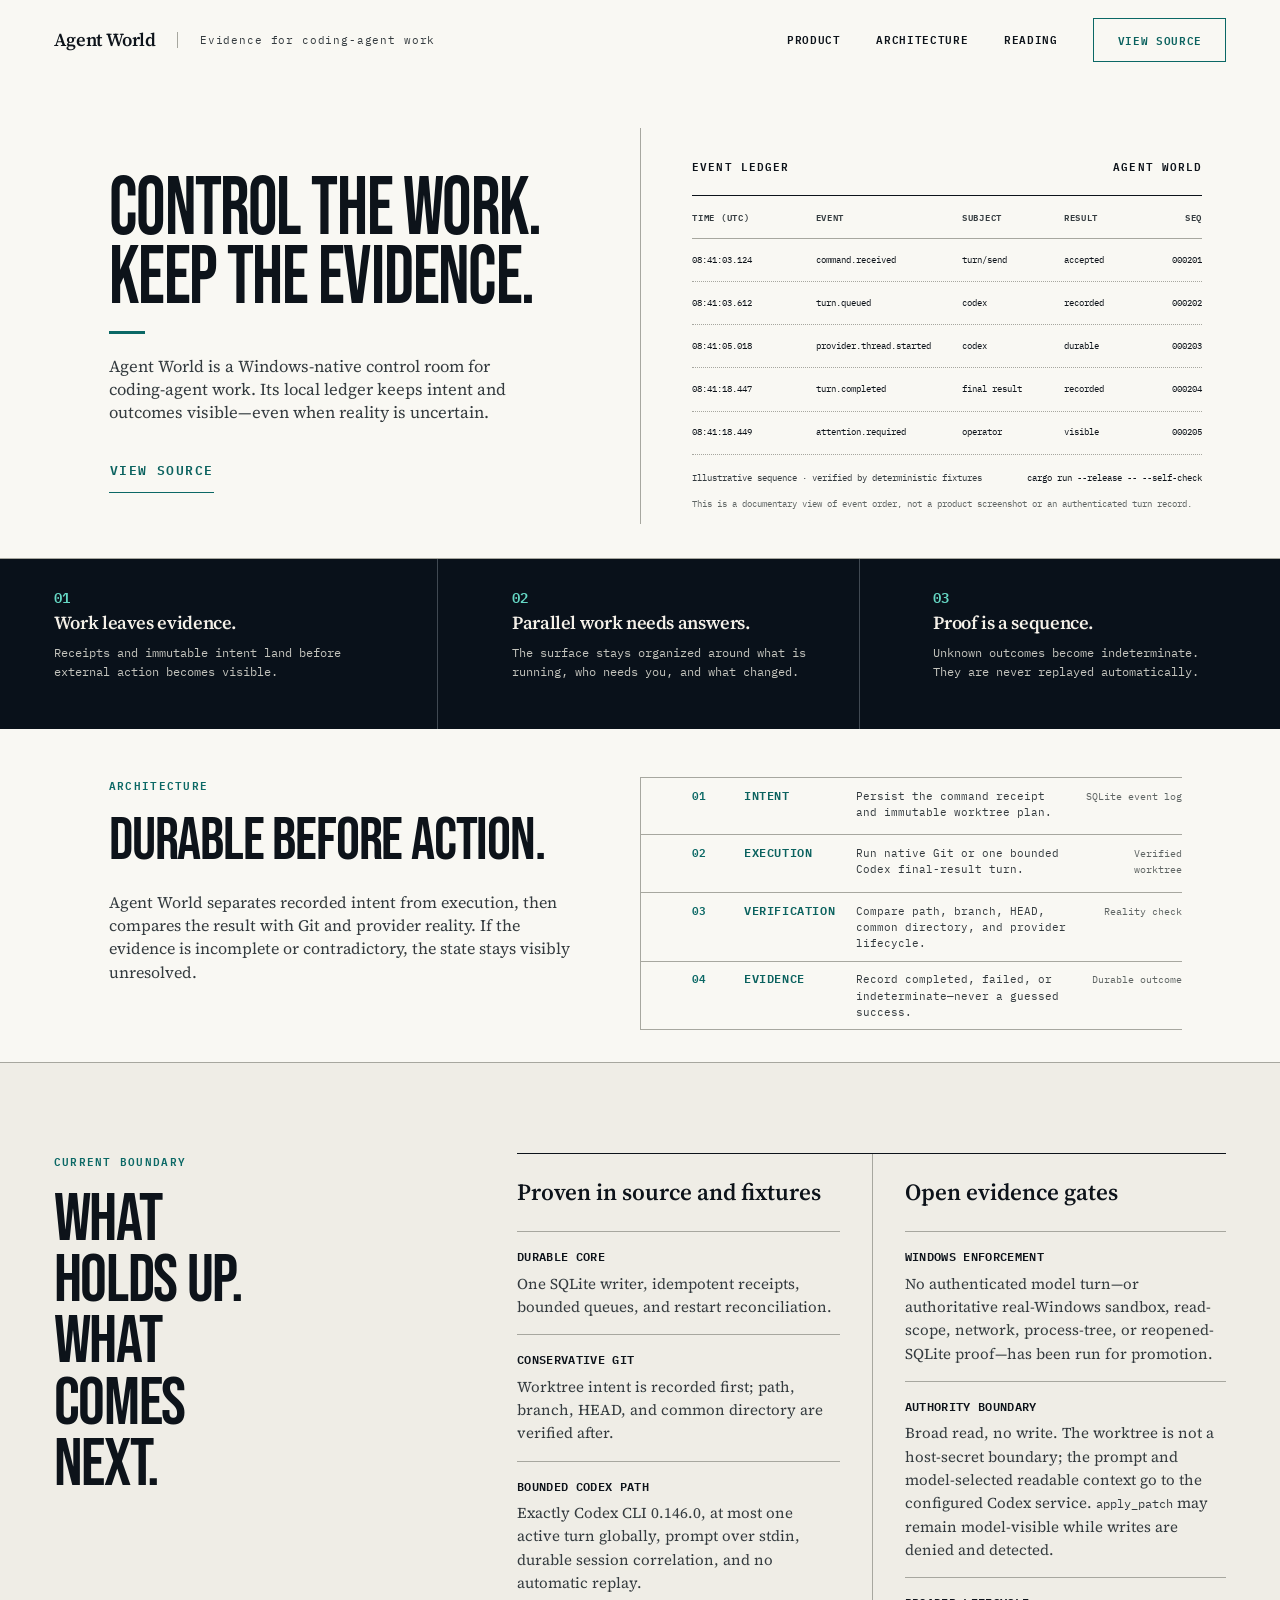
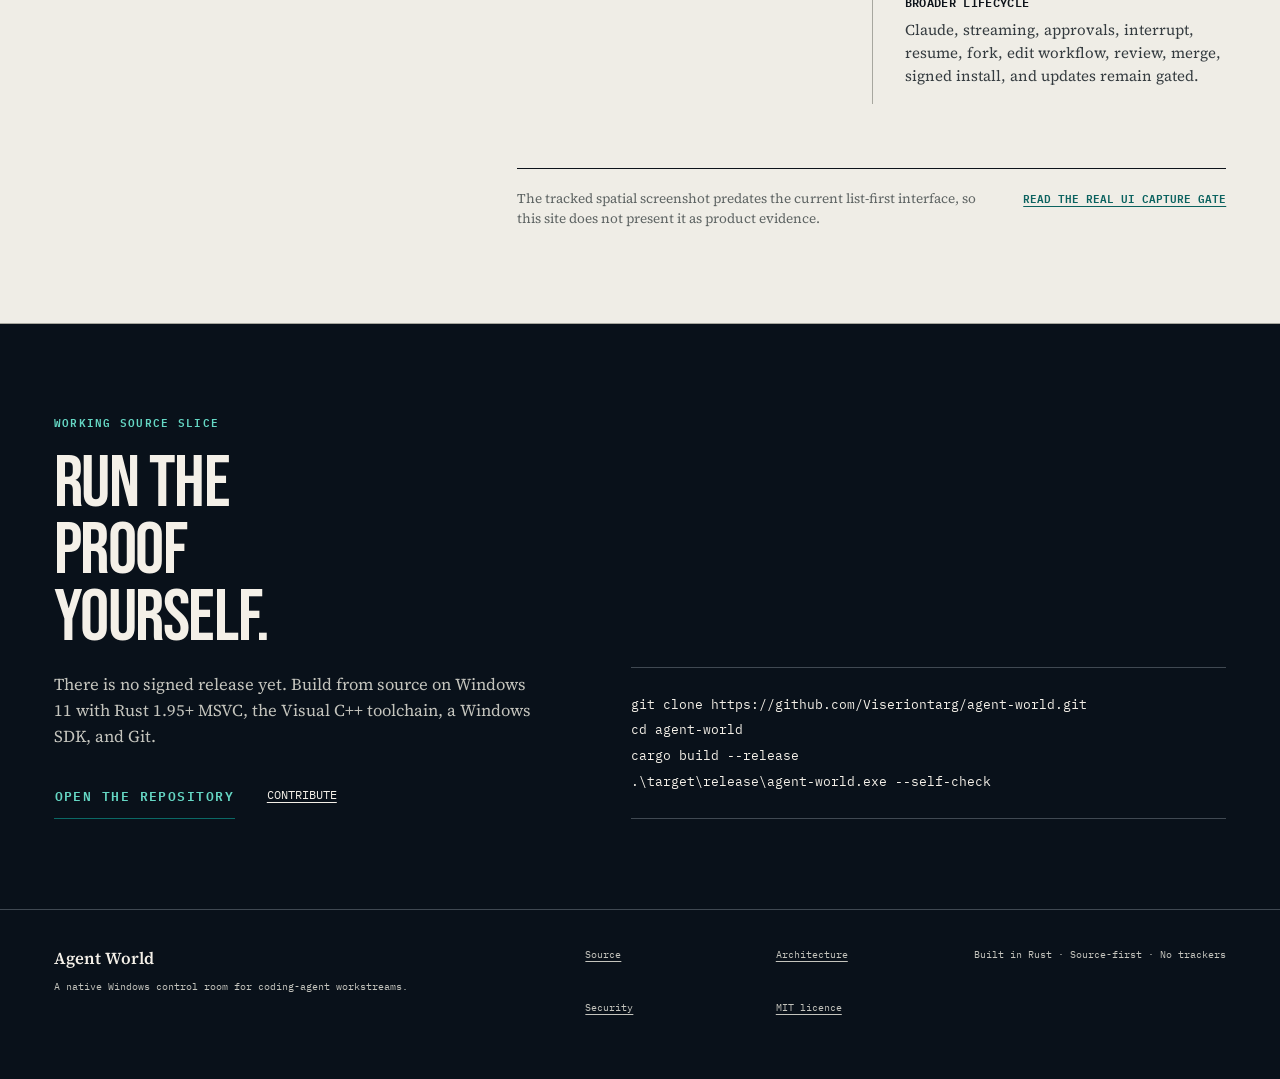
<file: website/index.html>
<!doctype html>
<html lang="en">
<head>
  <meta charset="utf-8">
  <meta name="viewport" content="width=device-width, initial-scale=1">
  <meta name="color-scheme" content="light">
  <meta name="theme-color" content="#f9f8f3">
  <meta name="description" content="Agent World is a native Windows control room for coding-agent workstreams, built around durable events, conservative Git worktrees, and proof before promises.">

  <title>Agent World — Control the work. Keep the evidence.</title>
  <link rel="canonical" href="https://viseriontarg.github.io/agent-world/">
  <link rel="icon" href="./assets/favicon.svg" type="image/svg+xml">
  <link rel="manifest" href="./site.webmanifest">
  <link rel="preload" href="./assets/fonts/bebas-neue-latin.woff2" as="font" type="font/woff2" crossorigin>
  <link rel="preload" href="./assets/fonts/source-serif-4-latin.woff2" as="font" type="font/woff2" crossorigin>
  <link rel="stylesheet" href="./styles.css">

  <meta property="og:type" content="website">
  <meta property="og:site_name" content="Agent World">
  <meta property="og:title" content="Agent World — Control the work. Keep the evidence.">
  <meta property="og:description" content="A native Windows control room for coding-agent workstreams, built on durable evidence.">
  <meta property="og:url" content="https://viseriontarg.github.io/agent-world/">
  <meta property="og:image" content="https://viseriontarg.github.io/agent-world/assets/social-preview.png">
  <meta property="og:image:width" content="1280">
  <meta property="og:image:height" content="640">
  <meta property="og:image:alt" content="Agent World editorial landing page with an event ledger and proof principles">

  <meta name="twitter:card" content="summary_large_image">
  <meta name="twitter:title" content="Agent World — Control the work. Keep the evidence.">
  <meta name="twitter:description" content="A native Windows control room for coding-agent workstreams, built on durable evidence.">
  <meta name="twitter:image" content="https://viseriontarg.github.io/agent-world/assets/social-preview.png">
  <meta name="twitter:image:alt" content="Agent World editorial landing page with an event ledger and proof principles">

  <script type="application/ld+json">
    {
      "@context": "https://schema.org",
      "@type": "SoftwareApplication",
      "name": "Agent World",
      "description": "A native Windows control room for coding-agent workstreams with a durable event core and conservative Git worktree lifecycle.",
      "applicationCategory": "DeveloperApplication",
      "operatingSystem": "Windows 11",
      "softwareVersion": "0.1.0 working source slice",
      "codeRepository": "https://github.com/Viseriontarg/agent-world",
      "license": "https://opensource.org/license/mit",
      "isAccessibleForFree": true
    }
  </script>
</head>
<body>
  <a class="skip-link" href="#main-content">Skip to main content</a>

  <header class="site-header">
    <div class="page header-inner">
      <a class="brand" href="./">
        <strong>Agent World</strong>
        <span>Evidence for coding-agent work</span>
      </a>

      <nav class="desktop-nav" aria-label="Primary navigation">
        <a href="#product">Product</a>
        <a href="#architecture">Architecture</a>
        <a href="#reading">Reading</a>
        <a class="nav-source" href="https://github.com/Viseriontarg/agent-world">View source</a>
      </nav>

      <details class="mobile-nav">
        <summary>Menu</summary>
        <nav aria-label="Mobile navigation">
          <a href="#product">Product</a>
          <a href="#architecture">Architecture</a>
          <a href="#reading">Reading</a>
          <a href="https://github.com/Viseriontarg/agent-world">View source</a>
        </nav>
      </details>
    </div>
  </header>

  <main id="main-content">
    <section class="hero" id="product" aria-labelledby="hero-title">
      <div class="page hero-grid">
        <div class="hero-copy">
          <h1 id="hero-title"><span class="hero-line">Control the work.</span><span class="hero-line">Keep the evidence.</span></h1>
          <span class="accent-rule" aria-hidden="true"></span>
          <p>
            Agent World is a Windows-native control room for coding-agent work.
            Its local ledger keeps intent and outcomes visible—even when reality is uncertain.
          </p>
          <a class="primary-link" href="https://github.com/Viseriontarg/agent-world">View source</a>
        </div>

        <figure class="ledger" aria-labelledby="ledger-title" aria-describedby="ledger-caption">
          <div class="ledger-title-row">
            <h2 id="ledger-title">Event ledger</h2>
            <span>Agent World</span>
          </div>
          <div class="ledger-table" role="table" aria-label="Illustrative durable event order">
            <div class="ledger-row ledger-head" role="row">
              <span role="columnheader">Time (UTC)</span>
              <span role="columnheader">Event</span>
              <span role="columnheader">Subject</span>
              <span role="columnheader">Result</span>
              <span role="columnheader">Seq</span>
            </div>
            <div class="ledger-row" role="row">
              <time role="cell" datetime="2026-08-03T08:41:03.124Z">08:41:03.124</time>
              <code role="cell">command.received</code>
              <span role="cell">turn/send</span>
              <span role="cell">accepted</span>
              <span role="cell">000201</span>
            </div>
            <div class="ledger-row" role="row">
              <time role="cell" datetime="2026-08-03T08:41:03.612Z">08:41:03.612</time>
              <code role="cell">turn.queued</code>
              <span role="cell">codex</span>
              <span role="cell">recorded</span>
              <span role="cell">000202</span>
            </div>
            <div class="ledger-row" role="row">
              <time role="cell" datetime="2026-08-03T08:41:05.018Z">08:41:05.018</time>
              <code role="cell">provider.thread.started</code>
              <span role="cell">codex</span>
              <span role="cell">durable</span>
              <span role="cell">000203</span>
            </div>
            <div class="ledger-row" role="row">
              <time role="cell" datetime="2026-08-03T08:41:18.447Z">08:41:18.447</time>
              <code role="cell">turn.completed</code>
              <span role="cell">final result</span>
              <span role="cell">recorded</span>
              <span role="cell">000204</span>
            </div>
            <div class="ledger-row" role="row">
              <time role="cell" datetime="2026-08-03T08:41:18.449Z">08:41:18.449</time>
              <code role="cell">attention.required</code>
              <span role="cell">operator</span>
              <span role="cell">visible</span>
              <span role="cell">000205</span>
            </div>
          </div>
          <div class="ledger-foot">
            <span>Illustrative sequence · verified by deterministic fixtures</span>
            <code>cargo run --release -- --self-check</code>
          </div>
          <figcaption id="ledger-caption">
            This is a documentary view of event order, not a product screenshot or an authenticated turn record.
          </figcaption>
        </figure>
      </div>
    </section>

    <section class="proof-band" aria-labelledby="proof-band-title">
      <h2 class="visually-hidden" id="proof-band-title">Three operating principles</h2>
      <ol class="page principle-grid">
        <li>
          <span class="principle-number">01</span>
          <div>
            <h3>Work leaves evidence.</h3>
            <p>Receipts and immutable intent land before external action becomes visible.</p>
          </div>
        </li>
        <li>
          <span class="principle-number">02</span>
          <div>
            <h3>Parallel work needs answers.</h3>
            <p>The surface stays organized around what is running, who needs you, and what changed.</p>
          </div>
        </li>
        <li>
          <span class="principle-number">03</span>
          <div>
            <h3>Proof is a sequence.</h3>
            <p>Unknown outcomes become indeterminate. They are never replayed automatically.</p>
          </div>
        </li>
      </ol>
    </section>

    <section class="architecture" id="architecture" aria-labelledby="architecture-title">
      <div class="page architecture-grid">
        <div class="architecture-copy">
          <p class="section-kicker">Architecture</p>
          <h2 id="architecture-title">Durable before action.</h2>
          <p>
            Agent World separates recorded intent from execution, then compares the result with Git and provider reality.
            If the evidence is incomplete or contradictory, the state stays visibly unresolved.
          </p>
        </div>

        <ol class="sequence-list">
          <li>
            <span>01</span>
            <strong>Intent</strong>
            <p>Persist the command receipt and immutable worktree plan.</p>
            <small>SQLite event log</small>
          </li>
          <li>
            <span>02</span>
            <strong>Execution</strong>
            <p>Run native Git or one bounded Codex final-result turn.</p>
            <small>Verified worktree</small>
          </li>
          <li>
            <span>03</span>
            <strong>Verification</strong>
            <p>Compare path, branch, HEAD, common directory, and provider lifecycle.</p>
            <small>Reality check</small>
          </li>
          <li>
            <span>04</span>
            <strong>Evidence</strong>
            <p>Record completed, failed, or indeterminate—never a guessed success.</p>
            <small>Durable outcome</small>
          </li>
        </ol>
      </div>
    </section>

    <section class="boundary" id="reading" aria-labelledby="boundary-title">
      <div class="page boundary-grid">
        <div class="boundary-heading">
          <p class="section-kicker">Current boundary</p>
          <h2 id="boundary-title">What holds up.<br>What comes next.</h2>
        </div>

        <div class="boundary-columns">
          <article>
            <h3>Proven in source and fixtures</h3>
            <dl>
              <div>
                <dt>Durable core</dt>
                <dd>One SQLite writer, idempotent receipts, bounded queues, and restart reconciliation.</dd>
              </div>
              <div>
                <dt>Conservative Git</dt>
                <dd>Worktree intent is recorded first; path, branch, HEAD, and common directory are verified after.</dd>
              </div>
              <div>
                <dt>Bounded Codex path</dt>
                <dd>Exactly Codex CLI 0.146.0, at most one active turn globally, prompt over stdin, durable session correlation, and no automatic replay.</dd>
              </div>
            </dl>
          </article>

          <article>
            <h3>Open evidence gates</h3>
            <dl>
              <div>
                <dt>Windows enforcement</dt>
                <dd>No authenticated model turn—or authoritative real-Windows sandbox, read-scope, network, process-tree, or reopened-SQLite proof—has been run for promotion.</dd>
              </div>
              <div>
                <dt>Authority boundary</dt>
                <dd>Broad read, no write. The worktree is not a host-secret boundary; the prompt and model-selected readable context go to the configured Codex service. <code>apply_patch</code> may remain model-visible while writes are denied and detected.</dd>
              </div>
              <div>
                <dt>Broader lifecycle</dt>
                <dd>Claude, streaming, approvals, interrupt, resume, fork, edit workflow, review, merge, signed install, and updates remain gated.</dd>
              </div>
            </dl>
          </article>
        </div>

        <aside class="capture-note">
          <p>
            The tracked spatial screenshot predates the current list-first interface, so this site does not present it as product evidence.
          </p>
          <a href="https://github.com/Viseriontarg/agent-world/blob/main/website/CAPTURE_GATE.md">Read the real UI capture gate</a>
        </aside>
      </div>
    </section>

    <section class="build" aria-labelledby="build-title">
      <div class="page build-grid">
        <div>
          <p class="section-kicker">Working source slice</p>
          <h2 id="build-title">Run the proof yourself.</h2>
          <p>
            There is no signed release yet. Build from source on Windows 11 with Rust 1.95+ MSVC,
            the Visual C++ toolchain, a Windows SDK, and Git.
          </p>
          <div class="build-links">
            <a class="primary-link primary-link-light" href="https://github.com/Viseriontarg/agent-world">Open the repository</a>
            <a href="https://github.com/Viseriontarg/agent-world/blob/main/CONTRIBUTING.md">Contribute</a>
          </div>
        </div>
        <pre aria-label="PowerShell source build commands"><code>git clone https://github.com/Viseriontarg/agent-world.git
cd agent-world
cargo build --release
.\target\release\agent-world.exe --self-check</code></pre>
      </div>
    </section>
  </main>

  <footer class="site-footer">
    <div class="page footer-grid">
      <div>
        <strong>Agent World</strong>
        <p>A native Windows control room for coding-agent workstreams.</p>
      </div>
      <nav aria-label="Footer navigation">
        <a href="https://github.com/Viseriontarg/agent-world">Source</a>
        <a href="https://github.com/Viseriontarg/agent-world/blob/main/docs/ARCHITECTURE.md">Architecture</a>
        <a href="https://github.com/Viseriontarg/agent-world/blob/main/SECURITY.md">Security</a>
        <a href="https://github.com/Viseriontarg/agent-world/blob/main/LICENSE">MIT licence</a>
      </nav>
      <p class="footer-meta">Built in Rust · Source-first · No trackers</p>
    </div>
  </footer>
</body>
</html>
</file>
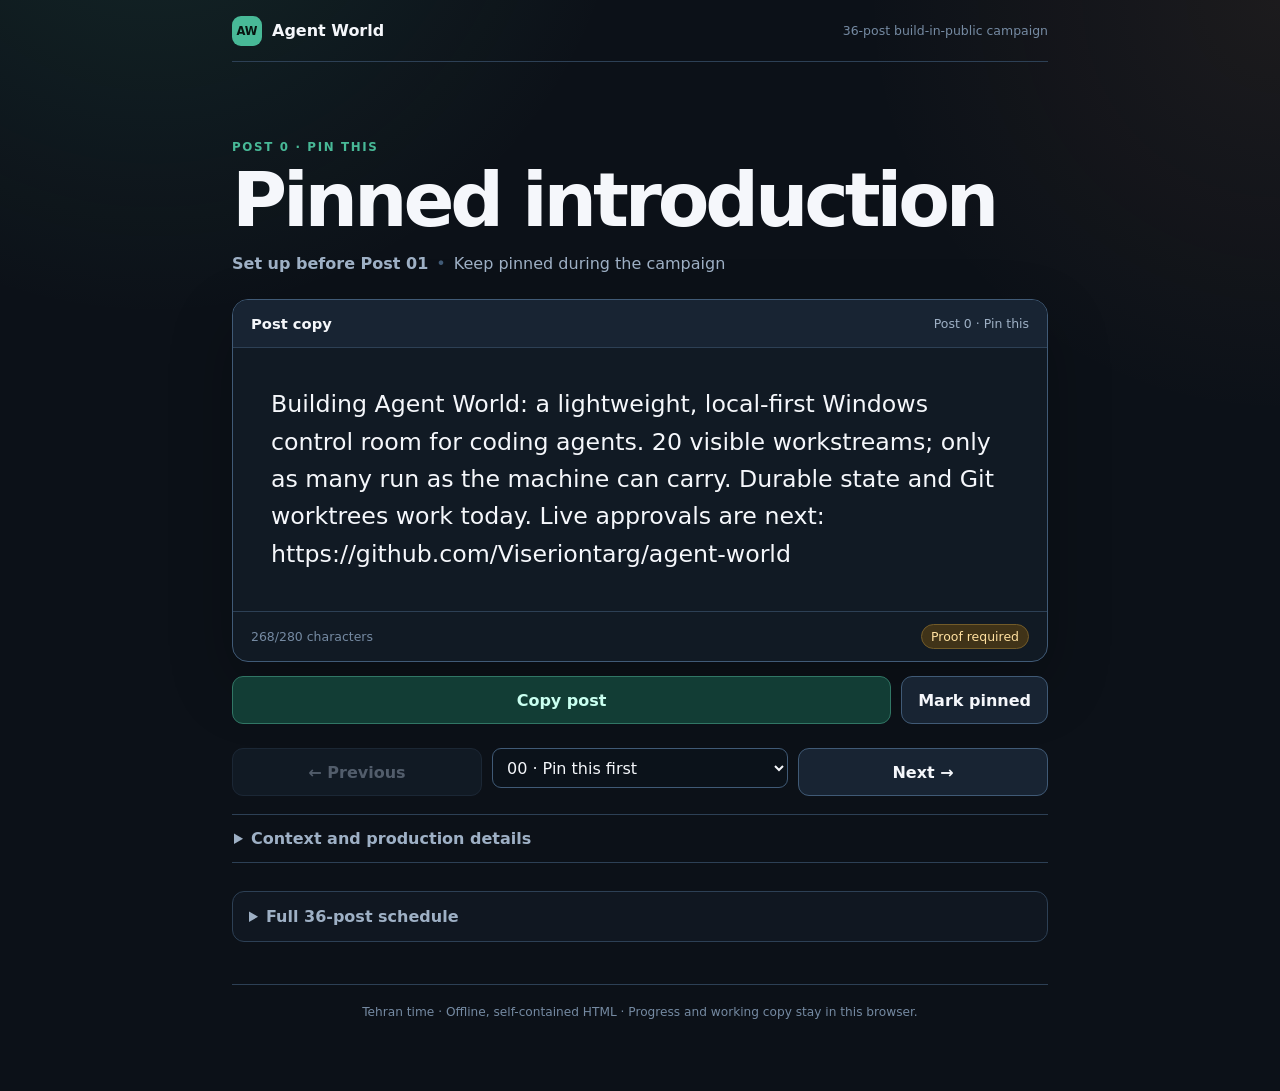
<file: docs/build-in-public.html>
<!doctype html>
<html lang="en">
<head>
  <meta charset="utf-8">
  <meta name="viewport" content="width=device-width, initial-scale=1">
  <meta name="color-scheme" content="dark">
  <meta name="theme-color" content="#0c1118">
  <meta name="description" content="Agent World’s 36-post X campaign, presented one next post at a time with its date, exact copy, asset, and proof gate.">
  <title>Agent World · What to post next</title>
  <style>
    :root {
      --bg:#0c1118; --panel:#121b26; --panel-2:#182433; --line:#2d4055; --line-2:#405a76;
      --text:#f5f7fb; --muted:#9eb0c5; --faint:#758aa2; --teal:#48b997; --teal-dim:#123d35;
      --sky:#61cbff; --sky-dim:#123649; --orange:#da8b5b; --amber:#ffbc4a; --amber-dim:#403318;
      --red:#ff6775; --red-dim:#482027; --radius:16px;
      font-family:Inter,ui-sans-serif,system-ui,-apple-system,BlinkMacSystemFont,"Segoe UI",sans-serif;
      color:var(--text); background:var(--bg);
    }
    *,*::before,*::after{box-sizing:border-box}
    html{background:var(--bg);scroll-behavior:smooth}
    body{margin:0;min-width:0;min-height:100vh;background:
      radial-gradient(circle at 12% -15%,rgba(72,185,151,.13),transparent 30rem),
      radial-gradient(circle at 100% 0,rgba(218,139,91,.08),transparent 26rem),var(--bg);color:var(--text)}
    :where(main,header,footer,nav,section,article,div,form,label,details){min-width:0}
    :where(p,h1,h2,h3,li,blockquote,span,label,button){overflow-wrap:anywhere}
    button,input,select,textarea{font:inherit;color:inherit}
    button,select{cursor:pointer}
    button:focus-visible,input:focus-visible,select:focus-visible,textarea:focus-visible,a:focus-visible,summary:focus-visible{
      outline:3px solid var(--sky);outline-offset:3px}
    .shell{width:min(860px,100%);margin:0 auto;padding:0 22px 72px}
    .topbar{display:flex;align-items:center;justify-content:space-between;gap:14px;min-height:62px;border-bottom:1px solid var(--line)}
    .brand{display:flex;align-items:center;gap:10px;min-width:0;color:var(--text);font-weight:780;text-decoration:none}
    .mark{display:grid;place-items:center;width:30px;height:30px;flex:0 0 auto;border-radius:9px;background:var(--teal);color:#07130f;font-size:.72rem;font-weight:900}
    .brand span:last-child{overflow:hidden;text-overflow:ellipsis;white-space:nowrap}
    .quiet{color:var(--faint);font-size:.78rem}
    main{padding-top:clamp(44px,8vw,78px)}
    .kicker{margin:0 0 10px;color:var(--teal);font-size:.74rem;font-weight:850;letter-spacing:.14em;text-transform:uppercase}
    h1{margin:0;font-size:clamp(2.15rem,7vw,4.7rem);line-height:.96;letter-spacing:-.055em}
    .date{display:flex;flex-wrap:wrap;align-items:center;gap:8px;margin:18px 0 0;color:var(--muted)}
    .dot{color:var(--line-2)}
    .post{margin-top:26px;overflow:hidden;border:1px solid var(--line-2);border-radius:var(--radius);background:rgba(18,27,38,.94);
      box-shadow:0 24px 64px rgba(0,0,0,.24)}
    .post-head{display:flex;align-items:center;justify-content:space-between;gap:14px;padding:15px 18px;border-bottom:1px solid var(--line);background:var(--panel-2)}
    .post-head strong{font-size:.92rem}
    .count{color:var(--muted);font-size:.78rem;font-variant-numeric:tabular-nums}
    .copy{margin:0;padding:clamp(22px,5vw,38px);font-size:clamp(1.14rem,3vw,1.48rem);line-height:1.58;white-space:pre-wrap}
    .copy-footer{display:flex;flex-wrap:wrap;align-items:center;justify-content:space-between;gap:10px;padding:12px 18px;border-top:1px solid var(--line);color:var(--faint);font-size:.78rem}
    .pill{display:inline-flex;align-items:center;gap:6px;padding:4px 9px;border:1px solid var(--line);border-radius:999px;background:var(--panel-2)}
    .pill.warn{border-color:#725b29;background:var(--amber-dim);color:#ffe1a0}
    .pill.good{border-color:#316f61;background:var(--teal-dim);color:#a9ead8}
    .primary-actions{display:grid;grid-template-columns:minmax(0,1fr) auto;gap:10px;margin-top:14px}
    .btn{display:inline-flex;align-items:center;justify-content:center;gap:7px;min-height:48px;padding:10px 16px;border:1px solid var(--line-2);
      border-radius:11px;background:var(--panel-2);color:var(--text);font-weight:780}
    .btn:hover{border-color:var(--sky)}
    .btn:disabled{cursor:not-allowed;opacity:.48;border-color:var(--line);background:var(--panel-2);color:var(--muted)}
    .btn.primary{border-color:#317665;background:var(--teal-dim);color:#c9fff0}
    .btn.small{min-height:36px;padding:7px 11px;font-size:.8rem}
    .btn.ghost{border-color:transparent;background:transparent;color:var(--muted)}
    .needs{display:grid;grid-template-columns:1fr;gap:8px;margin-top:16px}
    .need{display:grid;grid-template-columns:78px minmax(0,1fr);gap:12px;padding:13px 15px;border:1px solid var(--line);border-radius:11px;background:rgba(18,27,38,.7)}
    .need b{color:var(--faint);font-size:.72rem;letter-spacing:.08em;text-transform:uppercase}
    .need span{color:var(--muted);font-size:.9rem}
    .proof-row{display:grid;grid-template-columns:auto minmax(0,1fr);gap:10px;align-items:start;cursor:pointer}
    .proof-row input{width:19px;height:19px;margin:2px 0 0;accent-color:var(--teal)}
    .proof-row strong{display:block;color:var(--text);font-size:.84rem}
    .proof-row span{display:block;margin-top:2px}
    .placeholder-editor{margin-top:14px;padding:15px;border:1px solid #725b29;border-radius:12px;background:var(--amber-dim)}
    .placeholder-editor[hidden]{display:none}
    .placeholder-editor label{display:block;margin-bottom:7px;color:#ffe1a0;font-weight:760;font-size:.82rem}
    textarea,select,input[type="search"]{width:100%;border:1px solid var(--line-2);border-radius:9px;background:#0b121a}
    textarea{min-height:138px;padding:12px;resize:vertical;line-height:1.52}
    select,input[type="search"]{min-height:40px;padding:7px 10px}
    .editor-meta{display:flex;justify-content:space-between;gap:10px;margin-top:5px;color:#d7c28c;font-size:.72rem}
    details.more{margin-top:18px;border-top:1px solid var(--line);border-bottom:1px solid var(--line)}
    details.more>summary{padding:14px 2px;cursor:pointer;color:var(--muted);font-weight:740}
    .more-body{padding:0 0 16px}
    .more-body p{margin:0;color:var(--muted);line-height:1.6}
    .more-body p+p{margin-top:11px}
    .label{color:var(--faint);font-size:.7rem;font-weight:850;letter-spacing:.1em;text-transform:uppercase}
    .fallback{padding:13px;border-left:3px solid var(--orange);border-radius:8px;background:#382419;color:#eed6c5}
    .status-row{display:grid;grid-template-columns:1fr 1fr;gap:10px;margin-top:15px}
    .status-row label{display:grid;gap:5px}
    .private-notes{margin-top:14px}
    .private-notes textarea{min-height:80px}
    .nav-row{display:grid;grid-template-columns:1fr minmax(170px,auto) 1fr;gap:10px;margin-top:24px}
    .nav-row .next{justify-self:stretch}
    .nav-row .prev{justify-self:stretch}
    .schedule{margin-top:28px;border:1px solid var(--line);border-radius:12px;background:rgba(18,27,38,.7)}
    .schedule>summary{padding:15px 16px;cursor:pointer;color:var(--muted);font-weight:750}
    .schedule-inner{padding:0 14px 14px}
    .schedule-tools{display:grid;grid-template-columns:1fr 180px;gap:8px}
    .schedule-list{display:grid;gap:5px;margin:12px 0 0;padding:0 2px 0 0;list-style:none}
    .schedule-item{display:grid;grid-template-columns:44px minmax(0,1fr) auto;align-items:center;gap:10px;width:100%;padding:9px 10px;
      border:1px solid transparent;border-radius:8px;background:transparent;text-align:left}
    .schedule-item:hover,.schedule-item[aria-current="true"]{border-color:var(--line);background:var(--panel-2)}
    .schedule-item .num{color:var(--sky);font-weight:800;font-variant-numeric:tabular-nums}
    .schedule-item .item-copy{min-width:0}
    .schedule-item .item-copy strong,.schedule-item .item-copy span{display:block;overflow:hidden;text-overflow:ellipsis;white-space:nowrap}
    .schedule-item .item-copy span{color:var(--faint);font-size:.72rem}
    .done{color:var(--teal);font-size:.75rem}
    .footer{margin-top:42px;padding-top:20px;border-top:1px solid var(--line);color:var(--faint);font-size:.76rem;text-align:center}
    .toast{position:fixed;right:18px;bottom:18px;z-index:20;max-width:min(390px,calc(100vw - 36px));padding:11px 14px;border:1px solid var(--teal);
      border-radius:9px;background:var(--panel-2);box-shadow:0 16px 46px rgba(0,0,0,.32);opacity:0;transform:translateY(10px);pointer-events:none;transition:.18s}
    .toast.show{opacity:1;transform:none}
    .sr-only{position:absolute;width:1px;height:1px;padding:0;margin:-1px;overflow:hidden;clip:rect(0,0,0,0);white-space:nowrap;border:0}
    [hidden]{display:none!important}
    @media(max-width:620px){
      .shell{padding-inline:14px}.quiet{display:none}main{padding-top:38px}
      .primary-actions,.nav-row,.schedule-tools,.status-row{grid-template-columns:1fr}
      .nav-row select{order:-1}.need{grid-template-columns:1fr;gap:4px}
      .post-head{align-items:flex-start}.copy{padding:22px 18px}
    }
    @media(prefers-reduced-motion:reduce){*,*::before,*::after{scroll-behavior:auto!important;transition:none!important}}
    @media print{.topbar,.primary-actions,.nav-row,.schedule,.status-row,.private-notes,.toast{display:none!important}body{background:#fff;color:#111}.post,.need{box-shadow:none}}
  </style>
</head>
<body>
  <div class="shell">
    <header class="topbar">
      <a class="brand" href="#post"><span class="mark" aria-hidden="true">AW</span><span>Agent World</span></a>
      <span class="quiet">36-post build-in-public campaign</span>
    </header>

    <main id="post">
      <p class="kicker" id="kicker">Next post</p>
      <h1 id="title">Loading…</h1>
      <p class="date"><strong id="date"></strong><span class="dot" aria-hidden="true">•</span><span id="time"></span></p>

      <article class="post" id="post-card">
        <header class="post-head"><strong>Post copy</strong><span class="count" id="position"></span></header>
        <blockquote class="copy" id="copy"></blockquote>
        <footer class="copy-footer"><span id="char-count"></span><span class="pill" id="copy-state"></span></footer>
      </article>

      <section class="placeholder-editor" id="placeholder-editor" hidden>
        <label for="working-copy">Fill every bracket from the proof before posting</label>
        <textarea id="working-copy" name="working-copy"></textarea>
        <div class="editor-meta"><span id="working-count"></span><span>Saved on this device</span></div>
      </section>

      <div class="primary-actions">
        <button class="btn primary" id="copy-button" type="button">Copy post</button>
        <button class="btn" id="posted-button" type="button">Mark posted</button>
      </div>

      <nav class="nav-row" aria-label="Move between posts">
        <button class="btn prev" id="previous" type="button">← Previous</button>
        <label><span class="sr-only">Jump to a post</span><select id="jump" name="jump"></select></label>
        <button class="btn next" id="next" type="button">Next →</button>
      </nav>

      <details class="more">
        <summary>Context and production details</summary>
        <div class="more-body" hidden>
          <section class="needs" aria-label="What this post needs">
            <div class="need"><b>Asset</b><span id="asset"></span></div>
            <div class="need"><b>Proof</b><label class="proof-row" for="proof"><input id="proof" name="proof" type="checkbox"><span><strong>Verified against the final artifact</strong><span id="gate"></span></span></label></div>
          </section>
          <p><span class="label">Why this post</span><br><span id="intent"></span></p>
          <p><span class="label">If the weekly gate misses</span><br><span id="week-miss"></span></p>
          <p class="fallback" id="fallback"></p>
          <div class="primary-actions" style="grid-template-columns:1fr 1fr">
            <button class="btn small" id="copy-fallback" type="button">Use fallback template</button>
            <button class="btn small ghost" id="reset-copy" type="button">Reset copy</button>
          </div>
          <div class="status-row">
            <label><span class="label">Publishing status</span><select id="status" name="status"><option>Draft</option><option>Asset ready</option><option>Proof ready</option><option>Scheduled</option><option>Posted</option><option>Held</option></select></label>
            <label><span class="label">Direct link</span><button class="btn small" id="copy-link" type="button">Copy link to this post</button></label>
          </div>
          <label class="private-notes"><span class="label">Private note · saved locally</span><textarea id="notes" name="notes" placeholder="Asset URL or one reminder…"></textarea></label>
        </div>
      </details>

      <details class="schedule">
        <summary>Full 36-post schedule</summary>
        <div class="schedule-inner" hidden>
          <div class="schedule-tools">
            <label><span class="sr-only">Search schedule</span><input type="search" id="search" name="search" placeholder="Search posts"></label>
            <label><span class="sr-only">Filter schedule</span><select id="filter" name="filter"><option value="all">All posts</option><option value="open">Not posted</option><option value="posted">Posted</option><option value="placeholders">Needs fill</option></select></label>
          </div>
          <ol class="schedule-list" id="schedule-list"></ol>
        </div>
      </details>
    </main>

    <footer class="footer">Tehran time · Offline, self-contained HTML · Progress and working copy stay in this browser.</footer>
  </div>
  <div class="toast" id="toast" role="status" aria-live="polite"></div>

  <script>
    "use strict";
    const FALLBACK = "The [gate] missed. [One-sentence reason.] I could hide that behind a smooth demo, but the missing piece is the product. Here is the failing trace and the change I’m making next: [link]";
    const WEEKS = [
      {week:1, title:"Truth and positioning", objective:"Correct the market story, publish the honest baseline, and recruit hardware evidence.", proof:"Fix controls, reachability, and public terminology; define reference hardware.", miss:"Publish the failing control or reachability case and remove scale language."},
      {week:2, title:"Recovery credibility", objective:"Make product failure visible and prove the current Git recovery boundary.", proof:"Record both worktree crash windows and name the execution environment risks.", miss:"Publish the exact crash stage that remains ambiguous."},
      {week:3, title:"Resource governor v0", objective:"Replace concurrency theater with an explicit admission-control promise.", proof:"Define scheduler states, process-tree accounting, pressure input, and a simulated load harness.", miss:"Publish the pressure behavior that is not safely controllable."},
      {week:4, title:"Live provider contract", objective:"Separate installed-interface detection from a genuinely proven live lifecycle.", proof:"Normalize events and prove one provider stream with interrupt and durable restart behavior.", miss:"Use the fallback; do not post a provider-logo grid."},
      {week:5, title:"Approval and attention", objective:"Reduce the time between a worker blocking and a human making an informed decision.", proof:"Normalize approval data, show consequences, raise a Windows notification, and record the decision.", miss:"Show which permission cannot be represented safely."},
      {week:6, title:"Windows product quality", objective:"Treat reachability, scaling, keyboard behavior, and assistive tech as product features.", proof:"Pass 100–200% DPI, standard Tab behavior, keyboard reachability, list view, and one screen-reader path.", miss:"Publish the failed DPI or accessibility path instead of cosmetic progress."},
      {week:7, title:"Closed loop", objective:"Prove the only milestone worth charging for: work becomes a reviewed, recorded commit.", proof:"Provider work → diff → request changes → merge → commit link, without terminal rescue.", miss:"No paid offer; post the broken link in the loop."},
      {week:8, title:"Live hardware matrix", objective:"Measure host overhead and provider impact separately on ordinary machines.", proof:"Run 20 workstreams on 8/16/32 GB profiles with UI latency and low-memory events.", miss:"Reduce hot-worker defaults; never average away a failing machine."},
      {week:9, title:"Android approval discovery", objective:"Test whether a deliberately tiny companion is useful and safe before building a second app.", proof:"Review the threat model and test a local prototype with five users.", miss:"Keep Android conditional and publish why transport is not safe or useful yet."},
      {week:10, title:"Distribution and paid readiness", objective:"Make the free/paid boundary explicit and test willingness to pay only after product proof.", proof:"Pass signed install/update/uninstall and onboard 15 design partners.", miss:"Keep testing free; no preorder or scarcity countdown."},
      {week:11, title:"Evidence and policy", objective:"Correct enterprise language and demonstrate one tamper-evident workstream without compliance theater.", proof:"Record identity, policy, approval, hash chain, tamper detection, and redacted export.", miss:"Remove maturity percentages and publish the missing trust property."},
      {week:12, title:"Decide the next cycle", objective:"Publish the red column, then choose the next bet from product and buyer evidence.", proof:"Review activation, repeat use, benchmarks, interviews, and paid intent together.", miss:"Extend the design-partner cycle around the weakest evidence; do not launch broadly."}
    ];
    const INTENTS = [
      "Reset the positioning before launch language hardens. This acknowledges a crowded Windows market and names the narrower wedge Agent World can still own.",
      "Establish measurement credibility early. The row-versus-process caveat prevents a fixture result from becoming an accidental concurrency claim.",
      "Recruit the first reference-hardware inputs. Replies are valuable only when they include a concrete machine, workload, and failure threshold.",
      "Show that polish starts with reachability. Naming the current UI failure makes later scale claims falsifiable and earns the right to show the fix.",
      "Make the durable-core advantage tangible. The raw restart sequence should feel intentionally uneventful and keep every destructive Git action off-screen because none occurred.",
      "Discover the actual Windows execution surface before locking architecture. Comment stories matter more than the poll winner because they contain edge cases.",
      "Introduce the product’s resource-bounded promise. The provisional worker range is a hypothesis, not a default until live-provider measurements exist.",
      "Explain how the promise becomes system behavior. The state model is useful only when provider-supported park/resume semantics are named precisely.",
      "Expose the scheduler’s central tradeoff to real workloads. Ask respondents to describe what becomes worse under the fewer-hot-workers default.",
      "Draw a bright line between capability discovery and lifecycle proof. This protects future adapter claims from logo-driven compatibility theater.",
      "Publish the first live vertical slice only if the capture and event trace agree. The post intentionally keeps approval and resume outside the claim.",
      "Make compatibility user-visible and test-derived. The matrix should be generated from installed adapter checks so stale marketing cannot enable unsafe controls.",
      "Reframe the primary information architecture around operator questions. The current room remains evidence of the starting point, not the whole product direction.",
      "Test the full human-attention path, not merely an approval card. Time from notification to informed decision is the product measurement.",
      "Collect missing decision context before freezing the approval schema. Label the visual as a mock so research is not mistaken for shipped behavior.",
      "Define Windows-first quality through failure modes that users actually encounter. The test matrix link turns a platform claim into a maintained contract.",
      "Show a real DPI and keyboard correction with a checklist. Pairing capture and assertions keeps the before/after from becoming cosmetic evidence.",
      "Recruit a deliberately small, ordinary-hardware test bench. The ask filters for inconvenient environments rather than testimonial-friendly users.",
      "Set the commercial product gate publicly. Starting a process is not value; producing a reviewable, attributable commit is.",
      "Demonstrate the full value loop without edits or hidden recovery. Every bracket must come from the same raw run so duration and machine context remain comparable.",
      "Learn the human reasons tests are insufficient. Recurring rejection causes should become first-class review affordances, not a generic comments field.",
      "Correct benchmark accounting before publishing live numbers. Host and provider process trees must remain separate so a light shell cannot hide a heavy workflow.",
      "Publish a reproducible live-load result. Raw data, machine context, UI latency, and memory pressure are all required; estimates cannot fill the brackets.",
      "Invite adversarial replication. A safe script and structured contradiction path turn disagreement into a growing support matrix.",
      "Constrain Android to one job before implementation grows. The post tests whether away-from-desk approval is valuable without promising a remote IDE.",
      "Lead with the security boundary, not a phone mock. The written threat model must resolve pairing, revocation, nonce expiry, and payload minimization.",
      "Measure whether the companion solves a meaningful latency problem. Follow up on real approval workflows and respect a clear ‘do not put this on my phone.’",
      "Declare a principled free/paid boundary. Resource safety and Git recovery are trust infrastructure; recurring cross-device and organizational value can fund the product.",
      "Test a finite founding offer without manufacturing scarcity. The closed loop and signed installer are prerequisites, and the terms exclude model usage clearly.",
      "Ask for price criticism only from people who understand the workflow. The useful answer explains the present workaround and what makes the value zero or higher.",
      "Correct the roadmap’s enterprise maturity language. The event store is a foundation; the checklist identifies the control plane still missing.",
      "Demonstrate tamper evidence narrowly and reproducibly. The compliance disclaimer prevents a technical proof from becoming an unsupported legal claim.",
      "Find actual adoption blockers from people operating agent deployments. Qualify roles and deployment context privately rather than collecting broad feature votes.",
      "Show that public learning changed the pitch. The retrospective should remove every word that the twelve-week evidence did not earn.",
      "Publish the complete scorecard, especially failures and disabled capabilities. Raw links let readers audit what moved and what did not.",
      "Close the loop by making one evidence-based product decision. Each bracket must trace to the review, and weak evidence should produce more discovery—not false certainty."
    ];
    const POSTS = [
      {order:1,date:"2026-08-04",time:"17:30",theme:"Market correction",asset:"Plain text + official links in reply",copy:"Windows isn’t an empty market anymore. Codex, Copilot, T3 Code and OpenCode ship there now. Good. That forces a better question: what is still hard? My answer for Agent World: resource limits, recoverable Git state and a local audit trail.",gate:"Ready now; link only to reviewed official sources."},
      {order:2,date:"2026-08-06",time:"18:30",theme:"Baseline honesty",asset:"Current UI + measurement JSON",copy:"The current Agent World build opens in 1.023s, uses 75.87 MB private memory and idles at 0.026% CPU on a 50-workstream fixture. Important caveat: those are rows, not 50 live agents. I’m not going to blur that line. [measurement link]",gate:"Ready after attaching the existing raw measurement and method."},
      {order:3,date:"2026-08-08",time:"16:30",theme:"User discovery",asset:"No image",copy:"If you use coding agents on Windows, I want the unglamorous version: RAM, CPU, shell, repo size, and the point where the machine starts fighting you. Reply with those five things. I’m turning the answers into the reference hardware matrix.",gate:"Ready now; log replies with permission."},
      {order:4,date:"2026-08-11",time:"17:30",theme:"Credibility bug",asset:"Current screenshot annotated at the cutoff",copy:"I found the product’s first credibility bug before adding a model: the screenshot shows 50 operators, but the lower rows are unreachable at the default window size. That is not scale. It is overflow. Fixing the honest version before the impressive version.",gate:"Ready now; use the real screenshot."},
      {order:5,date:"2026-08-13",time:"18:30",theme:"Crash recovery",asset:"Raw screen recording + self-check JSON",copy:"Today’s demo is deliberately boring: Agent World records a worktree plan, I kill it in the two dangerous windows, and it recovers without resetting or deleting Git state. A tool that edits code should be boring around recovery. [video]",gate:"Record both currently proven crash windows; no jump cuts around restart."},
      {order:6,date:"2026-08-15",time:"16:30",theme:"Execution environment",asset:"X poll",copy:"Windows users: which setup should Agent World treat as first-class? 1) PowerShell 2) Git Bash 3) WSL 4) all three, selected per project. I have a view, but I want the failure stories before I harden it.",gate:"Ready now; capture comments, not only poll totals."},
      {order:7,date:"2026-08-18",time:"17:30",theme:"Resource promise",asset:"Simple queue sketch",copy:"The promise is no longer ‘run 20 agents at once.’ On a 16 GB laptop, that is usually a way to turn work into paging. The promise I’m testing is: keep 20 workstreams visible, admit 2–4 safely, and park or queue the rest without losing context.",gate:"Ready as a product hypothesis; label 2–4 as provisional."},
      {order:8,date:"2026-08-20",time:"18:30",theme:"Scheduler architecture",asset:"State diagram",copy:"Sketching Agent World’s scheduler: queued → admitted → running → waiting for you → parked/completed. Windows Job Objects account for each process tree; memory-pressure signals decide when no more work starts. The hard part is safe resume, not drawing the queue. [diagram]",gate:"Publish after the ADR names which states are provider-supported."},
      {order:9,date:"2026-08-22",time:"16:30",theme:"Scheduling tradeoff",asset:"No image",copy:"Would you rather the app finish fewer tasks sooner, or keep more tasks making slow progress? I’m leaning toward fewer hot workers by default, with a visible manual override. Tell me what workload makes that wrong.",gate:"Ready now; turn concrete workloads into test cases."},
      {order:10,date:"2026-08-25",time:"17:30",theme:"Provider proof boundary",asset:"Probe output",copy:"Agent World can probe the installed Codex and Claude interfaces without spending a model turn. It still cannot claim a live lifecycle. Next gate is one real turn with stream, interrupt, approval and crash recovery all recorded. Anything less stays labeled a spike.",gate:"Ready now with current probe output."},
      {order:11,date:"2026-08-27",time:"18:30",theme:"First live turn",asset:"Raw live capture + event trace",copy:"One live [Codex/Claude] turn now streams into the durable timeline. I interrupted it mid-response, restarted Agent World, and the recorded events still line up. Approval and resume are not proven yet, so they remain disabled. [video]",gate:"Publish only if every stated step passes; otherwise use the exact missed-gate fallback."},
      {order:12,date:"2026-08-29",time:"16:30",theme:"Capability truth",asset:"Capability matrix screenshot",copy:"Provider support will be capability-based, not a row of logos. If an installed version cannot prove interrupt or approval, Agent World should say exactly that and disable the control. Quietly pretending compatibility is worse than supporting one provider well.",gate:"Ready after the matrix is generated from adapter checks, not hand-edited."},
      {order:13,date:"2026-09-01",time:"17:30",theme:"Core UI job",asset:"List-view wireframe beside current room",copy:"The main screen is not a room full of tiny people. The main job is answering three questions fast: what is running, who needs me, and what changed? The spatial view can stay, but the serious list view now gets equal priority.",gate:"Ready as product direction; show current UI honestly."},
      {order:14,date:"2026-09-03",time:"18:30",theme:"Approval attention path",asset:"Minimized-window video",copy:"Prototype test: the app is minimized, one worker asks to run a command, Windows raises a toast, and one key takes me to the exact approval with repo, command and consequence visible. If that path is slow, parallel agents are just parallel waiting. [video]",gate:"Publish only after the whole path is runnable; otherwise post the missed gate."},
      {order:15,date:"2026-09-05",time:"16:30",theme:"Approval discovery",asset:"Approval-card mock or checklist",copy:"Approval UI question: what do you need before allowing a command? I have repo, working directory, exact command, network access, files touched, and whether the choice is one-time or scoped. What is missing?",gate:"Ready as research; do not imply the card is shipped."},
      {order:16,date:"2026-09-08",time:"17:30",theme:"Windows quality",asset:"DPI/accessibility test grid",copy:"A Windows-first app has to survive 125%, 150% and 200% scaling, mixed monitors, Narrator/NVDA, long paths and antivirus locks. Mica is nice. Those are the actual platform features.",gate:"Ready now; link to the published test matrix when it exists."},
      {order:17,date:"2026-09-10",time:"18:30",theme:"DPI proof",asset:"Before/after screen capture + checklist",copy:"Before/after from the 150% DPI pass. Same task, no clipped controls, every actor reachable, and Tab behaves like Tab again. I’m publishing the capture next to the checklist because a screenshot alone proves very little. [video + checklist]",gate:"Publish only after all stated checks pass; otherwise use the failed path as the post."},
      {order:18,date:"2026-09-12",time:"16:30",theme:"Tester recruitment",asset:"Small test-bench card",copy:"I need five people with ordinary Windows laptops for a rough test. Not review quotes. I want broken scaling, slow startup, weird Git paths and bad antivirus interactions. If that sounds useful, reply ‘test bench’ plus RAM and Windows version.",gate:"Ready when onboarding instructions and consent are prepared."},
      {order:19,date:"2026-09-15",time:"17:30",theme:"Closed-loop definition",asset:"Five-step flow",copy:"The milestone that matters is not ‘agent started.’ It is prompt → work → review diff → merge → recorded commit, without opening another tool. Agent World does not have a product until that loop is boring.",gate:"Ready now as the product gate."},
      {order:20,date:"2026-09-17",time:"18:30",theme:"Closed-loop proof",asset:"Uncut 60–90 second video",copy:"First closed loop: [provider] changed [small task], I reviewed the diff, requested one correction, merged it, and the final commit OID is linked to the turn. [duration] end to end on [machine]. Raw capture, no jump cuts: [video]",gate:"Publish only when the full loop passes; fill every bracket from the raw run."},
      {order:21,date:"2026-09-19",time:"16:30",theme:"Review quality",asset:"No image",copy:"What makes you reject an agent’s diff even when the tests pass? I’m collecting the human reasons the UI needs to surface: scope creep, weird dependencies, unreadable code, risky migrations, or something else.",gate:"Ready now; turn recurring reasons into review affordances."},
      {order:22,date:"2026-09-22",time:"17:30",theme:"Benchmark method",asset:"Host vs provider process diagram",copy:"New benchmark rule: publish host overhead and total system impact separately. A 90 MB UI sitting beside four 700 MB provider trees is not a 90 MB workflow. Both numbers matter.",gate:"Ready as method; numbers are illustrative until replaced by the measured run."},
      {order:23,date:"2026-09-24",time:"18:30",theme:"Live resource proof",asset:"Raw JSON + resource graph",copy:"Reference run on [CPU / RAM]: 20 workstreams, [N] live workers, [N] queued. Agent World host: [MB]. Provider trees: [MB]. p95 UI input: [ms]. Low-memory events: [N]. Script and raw JSON: [link]",gate:"Publish only with reproducible raw output; never fill brackets from estimates."},
      {order:24,date:"2026-09-26",time:"16:30",theme:"Measurement challenge",asset:"Issue-template screenshot",copy:"If you run the benchmark and beat or break my numbers, I’ll add the machine to the public matrix. Contradictions are more useful than applause. Here is the exact script and issue template: [link]",gate:"Ready after the live benchmark script is safe for external machines."},
      {order:25,date:"2026-09-29",time:"17:30",theme:"Android scope",asset:"One-screen companion sketch",copy:"The Android idea is getting smaller, which is good. Not a second IDE. Not remote shell access. One secure job: tell me an agent is blocked, show the exact approval, let me allow or deny, and leave a record.",gate:"Ready as scope; state that no companion is shipped."},
      {order:26,date:"2026-10-01",time:"18:30",theme:"Companion security",asset:"Threat-model diagram",copy:"Companion threat model before UI: QR pairing, local network by default, mutually authenticated transport, revocable device, expiring approval nonce, and no source payload unless the user asks for it. If this cannot be boringly safe, it should not ship.",gate:"Publish after a written threat model review, not a visual mock."},
      {order:27,date:"2026-10-03",time:"16:30",theme:"Approval-latency discovery",asset:"X poll",copy:"When an agent asks for approval and you are away from the desk, what is an acceptable delay? 30 seconds, 5 minutes, 30 minutes, or ‘I do not want phone approvals at all.’ This decides whether the companion is a product or a distraction.",gate:"Ready now; follow up with people who describe a real workflow."},
      {order:28,date:"2026-10-06",time:"17:30",theme:"Pricing principle",asset:"Free vs paid boundary card",copy:"I don’t want to charge for the fact that your laptop has less RAM. The resource governor and safe Git recovery should be part of the free core. Paid value should be ongoing: cross-device approvals, automation, policy, history and support.",gate:"Ready as declared pricing principle."},
      {order:29,date:"2026-10-08",time:"18:30",theme:"Paid-beta terms",asset:"Plain terms card",copy:"Proposed paid beta: 50 Founding Operator seats, $79 for one year, only after the closed loop and signed installer pass. No lifetime deal. No model usage included. If that is not worth paying for, I want to learn before inventing an enterprise deck.",gate:"Publish only after closed loop and installer gates; until then frame it as a proposal, not checkout."},
      {order:30,date:"2026-10-10",time:"16:30",theme:"Willingness to pay",asset:"No image",copy:"Pricing sanity check for people who already pay for a model: would a local Windows control layer be worth $8/month if it saved stalled approvals and kept agent work recoverable? ‘No’ is useful. Tell me what would make it worth zero or worth more.",gate:"Ready after respondents have seen or used the loop; do not survey a cold audience only."},
      {order:31,date:"2026-10-13",time:"17:30",theme:"Enterprise honesty",asset:"Ledger gap checklist",copy:"An audit log is not an enterprise product by itself. It needs identity, policy version, retention, redaction, tamper evidence, export verification and a clear security boundary. The current event store is a base, not ‘80% done.’",gate:"Ready now; update roadmap wording first."},
      {order:32,date:"2026-10-15",time:"18:30",theme:"Tamper evidence",asset:"Tamper demo + verifier output",copy:"I mapped one completed workstream from prompt to approval to tool call to diff to commit. Every row has an actor, time, scope and outcome; mutate one and verification fails. This is a demo of evidence, not an EU AI Act compliance claim. [video]",gate:"Publish only after the verifier catches a real mutation; retain the compliance disclaimer."},
      {order:33,date:"2026-10-17",time:"16:30",theme:"Enterprise discovery",asset:"No image",copy:"If your team governs coding agents, what actually blocks adoption: source leaving the machine, unapproved commands, missing audit history, provider sprawl, procurement, or something else? I’m looking for operators, not hypothetical feature votes.",gate:"Ready now; qualify role and actual deployment context privately."},
      {order:34,date:"2026-10-20",time:"17:30",theme:"Positioning retrospective",asset:"Then vs now card",copy:"Twelve weeks ago the pitch was ‘Windows is ignored.’ That was too broad and already becoming false. The sharper product is: coding-agent workstreams on Windows, admitted within a real machine budget, recoverable in Git, and accountable afterward.",gate:"Ready after the twelve-week evidence review; keep any unproven word out."},
      {order:35,date:"2026-10-22",time:"18:30",theme:"Public ledger",asset:"Twelve-week scorecard",copy:"Here is the 12-week ledger: what shipped, what failed, benchmark changes, user corrections, and the capabilities still disabled. The useful part is the red column. [public review]",gate:"Publish the full red/failed column and raw links."},
      {order:36,date:"2026-10-24",time:"16:30",theme:"Next-cycle decision",asset:"One-page decision note",copy:"Next cycle is decided by evidence: [top validated pain], [activation result], [paid-beta signal]. I’m building [next bet] and dropping [deprioritized item]. If you want to test the next build on ordinary Windows hardware, the small cohort is here: [link]",gate:"Fill only after the review; if evidence is weak, say so and extend discovery."}
    ].map((post, index) => ({...post, week: Math.floor(index / 3) + 1, intent: INTENTS[index]}));
    const POST_ZERO = {
      order:0,
      date:null,
      time:"Keep pinned during the campaign",
      theme:"Pinned introduction",
      asset:"One live status-page link",
      copy:"Building Agent World: a lightweight, local-first Windows control room for coding agents. 20 visible workstreams; only as many run as the machine can carry. Durable state and Git worktrees work today. Live approvals are next: https://github.com/Viseriontarg/agent-world",
      gate:"Before pinning, verify that the linked canonical repository shows this merged build on main. This 268-character copy distinguishes the working durable core from the next live-approval milestone.",
      week:0,
      intent:"This is the profile’s pinned introduction. It states the resource-bounded workstream promise before the dated campaign begins.",
      miss:"Do not pin while main still points to the older build, and do not call this a finished release: live approvals remain the next milestone."
    };
    const ALL_POSTS = [POST_ZERO].concat(POSTS);

    const STORAGE_KEY = "agent-world-build-in-public-v1";
    const COMPAT_STORAGE_KEY = "agent-world-build-in-public-v2";
    const STATUS = ["Draft","Asset ready","Proof ready","Scheduled","Posted","Held"];
    let state = loadState();
    let selected = initialSelection();

    const el = {};
    ["kicker","title","date","time","position","copy","char-count","copy-state","placeholder-editor","working-copy","working-count",
     "asset","proof","gate","intent","week-miss","fallback","copy-button","posted-button","copy-fallback","reset-copy","status","copy-link",
     "notes","previous","next","jump","search","filter","schedule-list","toast"].forEach(function(id){ el[id] = document.getElementById(id); });

    document.querySelectorAll("details").forEach(function(details){
      const content=details.querySelector(":scope > div");
      function syncOptionalContent(){content.hidden=!details.open}
      details.addEventListener("toggle",syncOptionalContent);
      syncOptionalContent();
    });

    function escapeHtml(value){
      return String(value).replace(/[&<>'"]/g,function(char){return {"&":"&amp;","<":"&lt;",">":"&gt;","'":"&#39;",'"':"&quot;"}[char]});
    }
    function readStoredState(key){try{return JSON.parse(localStorage.getItem(key))||{}}catch(_){return {}}}
    function loadState(){
      const v1=readStoredState(STORAGE_KEY),v2=readStoredState(COMPAT_STORAGE_KEY),merged={};
      new Set(Object.keys(v1).concat(Object.keys(v2))).forEach(function(key){
        const older=v1[key]&&typeof v1[key]==="object"?v1[key]:{};
        const newer=v2[key]&&typeof v2[key]==="object"?v2[key]:{};
        const post=ALL_POSTS[Number(key)],canonical=post?post.copy:"";
        merged[key]={
          status:newer.status&&newer.status!=="Draft"?newer.status:(older.status||"Draft"),
          proof:Boolean(older.proof||newer.proof),
          workingCopy:typeof newer.workingCopy==="string"&&newer.workingCopy!==canonical?newer.workingCopy:(typeof older.workingCopy==="string"?older.workingCopy:canonical),
          notes:typeof newer.notes==="string"&&newer.notes?newer.notes:(typeof older.notes==="string"?older.notes:"")
        };
      });
      try{
        if(localStorage.getItem(COMPAT_STORAGE_KEY)!==null){
          localStorage.setItem(STORAGE_KEY,JSON.stringify(merged));
          localStorage.removeItem(COMPAT_STORAGE_KEY);
        }
      }catch(_){}
      return merged;
    }
    function saveState(){try{localStorage.setItem(STORAGE_KEY,JSON.stringify(state))}catch(_){notify("Progress could not be saved.",true)}}
    function currentState(order){
      const key=String(order); const post=ALL_POSTS[order];
      const item=state[key]&&typeof state[key]==="object"?state[key]:(state[key]={});
      if(!STATUS.includes(item.status))item.status="Draft";
      if(typeof item.proof!=="boolean")item.proof=false;
      if(typeof item.workingCopy!=="string")item.workingCopy=post.copy;
      if(typeof item.notes!=="string")item.notes="";
      return item;
    }
    function placeholders(text){return Array.from(String(text).matchAll(/\[[^\]]+\]/g),function(match){return match[0]})}
    function initialSelection(){
      const hash=location.hash.match(/^#post-(\d{2})$/);
      if(hash){const order=Number(hash[1]);if(order>=0&&order<=POSTS.length)return order}
      const open=ALL_POSTS.findIndex(function(post){return currentState(post.order).status!=="Posted"});
      return open===-1?ALL_POSTS.length-1:open;
    }
    function prettyDate(date){
      return new Intl.DateTimeFormat("en",{weekday:"long",month:"long",day:"numeric",year:"numeric",timeZone:"Asia/Tehran"}).format(new Date(date+"T12:00:00+03:30"));
    }
    function notify(message,danger){
      el.toast.textContent=message;el.toast.style.borderColor=danger?"var(--red)":"var(--teal)";el.toast.classList.add("show");
      clearTimeout(notify.timer);notify.timer=setTimeout(function(){el.toast.classList.remove("show")},2400);
    }
    async function copyText(text,message){
      try{await navigator.clipboard.writeText(text)}
      catch(_){const area=document.createElement("textarea");area.value=text;area.readOnly=true;area.style.position="fixed";area.style.opacity="0";document.body.append(area);area.select();document.execCommand("copy");area.remove()}
      notify(message||"Copied");
    }
    function publishIssues(post,item){
      const issues=[];
      if(!item.proof)issues.push("proof is not checked");
      if(placeholders(item.workingCopy).length)issues.push("brackets remain");
      if(item.workingCopy.length>280)issues.push("copy is over 280 characters");
      if(!item.workingCopy.trim())issues.push("copy is empty");
      return issues;
    }
    function updateReadiness(post,item){
      const tokens=placeholders(item.workingCopy),issues=publishIssues(post,item);
      let label="Ready to copy";
      if(tokens.length)label=tokens.length+" bracket"+(tokens.length===1?"":"s")+" to fill";
      else if(!item.proof)label="Proof required";
      else if(!item.workingCopy.trim())label="Copy is empty";
      else if(item.workingCopy.length>280)label="Over 280 characters";
      el["copy-state"].textContent=label;
      el["copy-state"].className="pill "+(issues.length?"warn":"good");
      el["copy-button"].disabled=false;
      el["copy-button"].title=issues.length?"Copy this draft. Publishing remains blocked: "+issues.join(", "):"Copy this verified post";
    }
    function setStatus(next){
      const post=ALL_POSTS[selected],item=currentState(post.order);
      if(next==="Scheduled"||next==="Posted"){
        const issues=publishIssues(post,item);
        if(issues.length){el.status.value=item.status;notify("Post "+post.order+" blocked: "+issues.join(", ")+".",true);return false}
      }
      item.status=next;saveState();render();return true;
    }
    function render(){
      const post=ALL_POSTS[selected],item=currentState(post.order),tokens=placeholders(item.workingCopy),week=post.order===0?null:WEEKS[post.week-1];
      const firstOpen=ALL_POSTS.findIndex(function(candidate){return currentState(candidate.order).status!=="Posted"});
      el.kicker.textContent=post.order===0?"Post 0 · Pin this":(selected===firstOpen?"Next post":"Campaign post");
      el.title.textContent=post.theme;
      el.date.textContent=post.order===0?"Set up before Post 01":prettyDate(post.date);
      el.time.textContent=post.order===0?post.time:post.time+" Tehran (UTC+3:30)";
      el.position.textContent=post.order===0?"Post 0 · Pin this":"Post "+post.order+" of "+POSTS.length+" · Week "+post.week;
      el.copy.textContent=item.workingCopy;
      el["char-count"].textContent=item.workingCopy.length+"/280 characters";
      el["placeholder-editor"].hidden=tokens.length===0;
      el["working-copy"].value=item.workingCopy;
      el["working-count"].textContent=item.workingCopy.length+"/280";
      el.asset.textContent=post.asset;
      el.proof.checked=item.proof;
      el.gate.textContent=post.gate;
      el.intent.textContent=post.intent;
      el["week-miss"].textContent=post.order===0?post.miss:week.miss;
      el.fallback.textContent=post.order===0?post.miss:FALLBACK;
      el["copy-fallback"].hidden=post.order===0;
      el.status.value=item.status;
      el.notes.value=item.notes;
      el["posted-button"].textContent=post.order===0?(item.status==="Posted"?"Pinned ✓":"Mark pinned"):(item.status==="Posted"?"Posted ✓":"Mark posted");
      el["posted-button"].className="btn "+(item.status==="Posted"?"primary":"");
      el.previous.disabled=selected===0;
      el.next.disabled=selected===ALL_POSTS.length-1;
      el.jump.value=String(post.order);
      history.replaceState(null,"","#post-"+String(post.order).padStart(2,"0"));
      updateReadiness(post,item);
      renderSchedule();
    }
    function renderSchedule(){
      const query=el.search.value.trim().toLowerCase(),filter=el.filter.value;
      const rows=POSTS.filter(function(post){
        const item=currentState(post.order);
        const matches=!query||[post.theme,post.copy,post.asset,post.gate,post.intent].join(" ").toLowerCase().includes(query);
        const statusMatch=filter==="all"||(filter==="open"&&item.status!=="Posted")||(filter==="posted"&&item.status==="Posted")||(filter==="placeholders"&&placeholders(item.workingCopy).length);
        return matches&&statusMatch;
      });
      el["schedule-list"].innerHTML=rows.map(function(post){
        const item=currentState(post.order);
        return '<li><button type="button" class="schedule-item" data-order="'+post.order+'" aria-current="'+(post.order===ALL_POSTS[selected].order?'true':'false')+'">'+
          '<span class="num">'+String(post.order).padStart(2,"0")+'</span><span class="item-copy"><strong>'+escapeHtml(post.theme)+'</strong><span>'+escapeHtml(post.date+" · "+post.time+" Tehran")+'</span></span>'+
          (item.status==="Posted"?'<span class="done">Posted</span>':'<span></span>')+'</button></li>';
      }).join("");
    }
    function selectIndex(index){
      selected=Math.max(0,Math.min(ALL_POSTS.length-1,index));render();document.getElementById("post").scrollIntoView({behavior:"smooth"});
    }

    el.jump.insertAdjacentHTML("beforeend",'<option value="0">00 · Pin this first</option>');
    POSTS.forEach(function(post){el.jump.insertAdjacentHTML("beforeend",'<option value="'+post.order+'">'+String(post.order).padStart(2,"0")+' · '+escapeHtml(post.theme)+'</option>')});
    el["copy-button"].addEventListener("click",function(){
      const post=ALL_POSTS[selected],item=currentState(post.order),issues=publishIssues(post,item);
      copyText(item.workingCopy,issues.length?"Draft copied — publishing gate is still open":"Post copied");
    });
    el["posted-button"].addEventListener("click",function(){
      const item=currentState(ALL_POSTS[selected].order);
      if(item.status==="Posted"){item.status="Draft";saveState();render();return}
      if(setStatus("Posted")){const nextOpen=ALL_POSTS.findIndex(function(post){return currentState(post.order).status!=="Posted"});if(nextOpen>=0)selectIndex(nextOpen)}
    });
    el.proof.addEventListener("change",function(){const post=ALL_POSTS[selected],item=currentState(post.order);item.proof=el.proof.checked;saveState();updateReadiness(post,item)});
    el["working-copy"].addEventListener("input",function(){
      const item=currentState(ALL_POSTS[selected].order);item.workingCopy=el["working-copy"].value;saveState();
      el.copy.textContent=item.workingCopy;el["working-count"].textContent=item.workingCopy.length+"/280";el["char-count"].textContent=item.workingCopy.length+"/280 characters";
      updateReadiness(ALL_POSTS[selected],item);
    });
    el.status.addEventListener("change",function(){setStatus(el.status.value)});
    el.notes.addEventListener("input",function(){currentState(ALL_POSTS[selected].order).notes=el.notes.value;saveState()});
    el.previous.addEventListener("click",function(){selectIndex(selected-1)});
    el.next.addEventListener("click",function(){selectIndex(selected+1)});
    el.jump.addEventListener("change",function(){selectIndex(Number(el.jump.value))});
    el.search.addEventListener("input",renderSchedule);
    el.filter.addEventListener("change",renderSchedule);
    el["schedule-list"].addEventListener("click",function(event){const button=event.target.closest("[data-order]");if(button)selectIndex(Number(button.dataset.order))});
    el["copy-fallback"].addEventListener("click",function(){
      const item=currentState(ALL_POSTS[selected].order);item.workingCopy=FALLBACK;saveState();render();notify("Fallback template loaded. Fill every bracket before posting.")
    });
    el["reset-copy"].addEventListener("click",function(){
      const post=ALL_POSTS[selected],item=currentState(post.order);
      if(confirm("Reset this working copy to the canonical post?")){item.workingCopy=post.copy;saveState();render();notify("Copy reset")}
    });
    el["copy-link"].addEventListener("click",function(){copyText(location.href.split("#")[0]+"#post-"+String(ALL_POSTS[selected].order).padStart(2,"0"),"Direct link copied")});
    window.addEventListener("hashchange",function(){const match=location.hash.match(/^#post-(\d{2})$/);if(match){const index=Number(match[1]);if(index>=0&&index<ALL_POSTS.length&&index!==selected){selected=index;render()}}});
    render();
  </script>
</body>
</html>
</file>
<file: website/styles.css>
@font-face {
  font-family: "Bebas Neue";
  font-style: normal;
  font-weight: 400;
  font-display: swap;
  src: url("./assets/fonts/bebas-neue-latin.woff2") format("woff2");
}

@font-face {
  font-family: "Source Serif 4";
  font-style: normal;
  font-weight: 400 600;
  font-display: swap;
  src: url("./assets/fonts/source-serif-4-latin.woff2") format("woff2");
}

@font-face {
  font-family: "IBM Plex Mono";
  font-style: normal;
  font-weight: 400;
  font-display: swap;
  src: url("./assets/fonts/ibm-plex-mono-regular-latin.woff2") format("woff2");
}

@font-face {
  font-family: "IBM Plex Mono";
  font-style: normal;
  font-weight: 600;
  font-display: swap;
  src: url("./assets/fonts/ibm-plex-mono-semibold-latin.woff2") format("woff2");
}

:root {
  --paper: #f9f8f3;
  --paper-deep: #efede6;
  --ink: #0d131a;
  --ink-soft: #343b3f;
  --muted: #5f6564;
  --hairline: #a7a79f;
  --hairline-dark: #404952;
  --accent: #0b6865;
  --accent-bright: #65d7c4;
  --night: #09111a;
  --night-soft: #111b26;
  --night-text: #f4f0e8;
  --night-muted: #c4c4bd;
  --focus: #006fbd;
  --font-display: "Bebas Neue", "Arial Narrow", "Nimbus Sans Narrow", sans-serif;
  --font-serif: "Source Serif 4", Georgia, "Nimbus Roman", serif;
  --font-mono: "IBM Plex Mono", "Cascadia Code", Consolas, monospace;
  --page: 88rem;
  --gutter: clamp(1.15rem, 4.2vw, 4.5rem);
}

*,
*::before,
*::after {
  box-sizing: border-box;
}

html {
  min-width: 20rem;
  scroll-behavior: smooth;
  scroll-padding-top: 5.5rem;
  background: var(--paper);
  color-scheme: light;
}

body {
  min-width: 20rem;
  min-height: 100vh;
  margin: 0;
  overflow-x: hidden;
  background: var(--paper);
  color: var(--ink);
  font-family: var(--font-serif);
  font-size: 1rem;
  line-height: 1.55;
  text-rendering: optimizeLegibility;
}

:where(header, main, footer, nav, section, article, aside, figure, div, ol, ul, dl, pre) {
  min-width: 0;
}

:where(h1, h2, h3, p, li, dt, dd, a, code, span, small, time) {
  overflow-wrap: anywhere;
}

h1,
h2,
h3,
p,
figure,
ol,
dl,
dd,
pre {
  margin: 0;
}

ol,
ul {
  padding: 0;
}

a {
  color: inherit;
  text-underline-offset: 0.25em;
  text-decoration-thickness: 1px;
}

code,
pre,
time {
  font-family: var(--font-mono);
}

button,
summary,
a {
  -webkit-tap-highlight-color: transparent;
}

:focus-visible {
  outline: 3px solid var(--focus);
  outline-offset: 4px;
}

::selection {
  background: var(--accent);
  color: #ffffff;
}

.page {
  width: min(var(--page), calc(100% - (2 * var(--gutter))));
  margin-inline: auto;
}

.visually-hidden {
  position: absolute;
  width: 1px;
  height: 1px;
  padding: 0;
  margin: -1px;
  overflow: hidden;
  clip: rect(0, 0, 0, 0);
  white-space: nowrap;
  border: 0;
}

.skip-link {
  position: fixed;
  top: 0.75rem;
  left: 0.75rem;
  z-index: 100;
  min-height: 44px;
  padding: 0.65rem 1rem;
  border: 1px solid var(--ink);
  background: var(--paper);
  color: var(--ink);
  font-family: var(--font-mono);
  font-size: 0.8rem;
  font-weight: 600;
  text-decoration: none;
  transform: translateY(-180%);
  transition: transform 140ms ease-out;
}

.skip-link:focus {
  transform: translateY(0);
}

.site-header {
  position: relative;
  z-index: 20;
  padding-bottom: 0.875rem;
  background: var(--paper);
}

.header-inner {
  display: flex;
  align-items: center;
  justify-content: space-between;
  min-height: 5rem;
  gap: 2rem;
}

.brand {
  display: inline-flex;
  align-items: center;
  min-height: 44px;
  color: var(--ink);
  font-family: var(--font-mono);
  text-decoration: none;
}

.brand strong {
  padding-right: 1.35rem;
  font-family: var(--font-serif);
  font-size: 1.15rem;
  font-weight: 600;
  letter-spacing: -0.02em;
}

.brand span {
  padding-left: 1.35rem;
  border-left: 1px solid var(--hairline);
  color: var(--ink-soft);
  font-size: 0.66rem;
  letter-spacing: 0.08em;
}

.desktop-nav {
  display: flex;
  align-items: center;
  gap: clamp(1rem, 2.8vw, 2.65rem);
  font-family: var(--font-mono);
  font-size: 0.68rem;
  font-weight: 600;
  letter-spacing: 0.06em;
  text-transform: uppercase;
}

.desktop-nav a,
.mobile-nav a {
  display: inline-flex;
  align-items: center;
  justify-content: center;
  min-height: 44px;
  text-decoration: none;
}

.desktop-nav a:not(.nav-source) {
  border-bottom: 1px solid transparent;
}

.desktop-nav a:not(.nav-source):hover {
  border-bottom-color: var(--ink);
}

.nav-source {
  min-width: 8.3rem;
  padding-inline: 1rem;
  border: 1px solid var(--accent);
  color: #0b625f;
}

.nav-source:hover {
  background: var(--accent);
  color: #ffffff;
}

.mobile-nav {
  display: none;
  position: relative;
  font-family: var(--font-mono);
}

.mobile-nav summary {
  display: inline-flex;
  align-items: center;
  justify-content: center;
  min-width: 4.75rem;
  min-height: 44px;
  border: 1px solid var(--ink);
  cursor: pointer;
  font-size: 0.74rem;
  font-weight: 600;
  list-style: none;
  text-transform: uppercase;
}

.mobile-nav summary::-webkit-details-marker {
  display: none;
}

.mobile-nav nav {
  position: absolute;
  top: calc(100% + 0.5rem);
  right: 0;
  display: grid;
  width: min(18rem, calc(100vw - (2 * var(--gutter))));
  border: 1px solid var(--ink);
  background: var(--paper);
}

.mobile-nav nav a {
  justify-content: flex-start;
  padding-inline: 1rem;
  border-bottom: 1px solid var(--hairline);
  font-size: 0.74rem;
  text-transform: uppercase;
}

.mobile-nav nav a:last-child {
  border-bottom: 0;
}

.hero {
  border-bottom: 1px solid var(--hairline);
}

.hero-grid {
  display: grid;
  grid-template-columns: repeat(2, minmax(0, 1fr));
  min-height: 29rem;
  padding-block: 2.125rem;
}

.hero-copy {
  display: flex;
  flex-direction: column;
  justify-content: center;
  padding-top: 1rem;
  padding-right: clamp(2rem, 5vw, 5.25rem);
  padding-left: 3.45rem;
}

.hero h1,
.architecture h2,
.boundary h2,
.build h2 {
  font-family: var(--font-display);
  font-weight: 400;
  letter-spacing: -0.02em;
  text-transform: uppercase;
}

.hero h1 {
  font-size: clamp(4.8rem, 6.45vw, 6.45rem);
  line-height: 0.84;
}

.hero-line {
  display: block;
  width: 111.12%;
  white-space: nowrap;
  transform: scaleX(0.9);
  transform-origin: left center;
}

.accent-rule {
  display: block;
  width: 2.25rem;
  margin-block: 1.1rem 1.35rem;
  border-top: 3px solid var(--accent);
}

.hero-copy > p {
  max-width: 27rem;
  color: var(--ink-soft);
  font-size: clamp(1.04rem, 1.15vw, 1.08rem);
  line-height: 1.38;
}

.primary-link {
  align-self: flex-start;
  min-height: 44px;
  margin-top: 1.55rem;
  padding: 0.65rem 0.05rem 0.45rem;
  border-bottom: 1px solid var(--accent);
  color: #0b625f;
  font-family: var(--font-mono);
  font-size: 0.82rem;
  font-weight: 600;
  letter-spacing: 0.11em;
  text-decoration: none;
  text-transform: uppercase;
}

.primary-link:hover {
  border-bottom-width: 3px;
}

.ledger {
  align-self: stretch;
  display: flex;
  flex-direction: column;
  justify-content: center;
  padding-top: 1rem;
  padding-right: 1.5rem;
  padding-left: clamp(2rem, 4vw, 4rem);
  border-left: 1px solid var(--hairline);
  font-family: var(--font-mono);
}

.ledger-title-row {
  display: flex;
  justify-content: space-between;
  gap: 1rem;
  padding-bottom: 1.25rem;
  border-bottom: 1px solid var(--ink);
  font-size: 0.68rem;
  font-weight: 600;
  letter-spacing: 0.1em;
  text-transform: uppercase;
}

.ledger-title-row h2 {
  font: inherit;
}

.ledger-table {
  width: 100%;
  font-size: clamp(0.59rem, 0.73vw, 0.68rem);
  line-height: 1.35;
}

.ledger-row {
  display: grid;
  grid-template-columns: minmax(6.8rem, 1.05fr) minmax(8.5rem, 1.25fr) minmax(5.5rem, 0.85fr) minmax(4.5rem, 0.65fr) minmax(3.5rem, 0.5fr);
  gap: 0.65rem;
  align-items: center;
  min-height: 2.7rem;
  border-bottom: 1px dotted var(--hairline);
}

.ledger-row > :last-child {
  text-align: right;
}

.ledger-head {
  min-height: 2.7rem;
  border-bottom-style: solid;
  color: var(--ink-soft);
  font-size: 0.57rem;
  font-weight: 600;
  letter-spacing: 0.08em;
  text-transform: uppercase;
}

.ledger-row code {
  color: var(--ink);
  font-size: inherit;
}

.ledger-foot {
  display: grid;
  grid-template-columns: minmax(0, 1fr) auto;
  gap: 1rem;
  padding-top: 1rem;
  color: var(--ink-soft);
  font-size: 0.59rem;
}

.ledger-foot code {
  color: var(--ink);
}

.ledger figcaption {
  margin-top: 0.7rem;
  color: var(--muted);
  font-size: 0.58rem;
  line-height: 1.45;
}

.proof-band {
  background: var(--night);
  color: var(--night-text);
}

.principle-grid {
  display: grid;
  grid-template-columns: minmax(0, 1.05fr) minmax(0, 1.15fr) minmax(0, 1fr);
  width: min(80rem, calc(100% - (2 * var(--gutter))));
  margin-inline: auto;
  list-style: none;
}

.principle-grid li {
  min-height: 10.625rem;
  padding: 1.7rem 3rem 1.5rem 4.6rem;
  border-right: 1px solid var(--hairline-dark);
}

.principle-grid li:first-child {
  padding-left: 0;
}

.principle-grid li:last-child {
  padding-right: 0;
  border-right: 0;
}

.principle-number {
  display: block;
  margin-bottom: 0.25rem;
  color: var(--accent-bright);
  font-family: var(--font-mono);
  font-size: 0.85rem;
  font-weight: 600;
}

.principle-grid h3 {
  margin-bottom: 0.55rem;
  font-family: var(--font-serif);
  font-size: clamp(1.15rem, 1.3vw, 1.3rem);
  font-weight: 600;
  line-height: 1.25;
  letter-spacing: -0.02em;
}

.principle-grid p {
  max-width: 25rem;
  color: var(--night-muted);
  font-family: var(--font-mono);
  font-size: 0.73rem;
  line-height: 1.65;
}

.architecture {
  border-bottom: 1px solid var(--hairline);
}

.architecture-grid {
  display: grid;
  grid-template-columns: repeat(2, minmax(0, 1fr));
  padding-block: 3rem 2rem;
}

.architecture-copy {
  padding-right: clamp(2rem, 5vw, 5rem);
  padding-left: 3.45rem;
}

.section-kicker {
  margin-bottom: 1.3rem;
  color: var(--accent);
  font-family: var(--font-mono);
  font-size: 0.66rem;
  font-weight: 600;
  letter-spacing: 0.12em;
  text-transform: uppercase;
}

.architecture h2,
.boundary h2,
.build h2 {
  font-size: clamp(3.4rem, 5.7vw, 6.25rem);
  line-height: 0.92;
}

.architecture h2 {
  font-size: clamp(3.75rem, 4.35vw, 4.35rem);
  white-space: nowrap;
}

.architecture-copy > p:last-child {
  max-width: 32rem;
  margin-top: 1.35rem;
  color: var(--ink-soft);
  font-size: 1rem;
  line-height: 1.45;
}

.sequence-list {
  margin-right: 2.75rem;
  border-left: 1px solid var(--hairline);
  list-style: none;
}

.sequence-list li {
  display: grid;
  grid-template-columns: 2.25rem minmax(6rem, 0.65fr) minmax(0, 1.7fr) minmax(6rem, 0.7fr);
  gap: 1rem;
  align-items: baseline;
  min-height: 3.625rem;
  padding: 0.55rem 0 0.55rem clamp(1.5rem, 4vw, 4rem);
  border-bottom: 1px solid var(--hairline);
}

.sequence-list li:first-child {
  border-top: 1px solid var(--hairline);
}

.sequence-list span,
.sequence-list strong,
.sequence-list small {
  font-family: var(--font-mono);
}

.sequence-list span {
  color: var(--accent);
  font-size: 0.68rem;
  font-weight: 600;
}

.sequence-list strong {
  color: #0b625f;
  font-size: 0.72rem;
  letter-spacing: 0.05em;
  text-transform: uppercase;
}

.sequence-list p {
  color: var(--ink-soft);
  font-family: var(--font-mono);
  font-size: 0.68rem;
  line-height: 1.5;
}

.sequence-list small {
  color: var(--muted);
  font-size: 0.64rem;
  text-align: right;
}

.boundary {
  background: var(--paper-deep);
  border-bottom: 1px solid var(--hairline);
}

.boundary-grid {
  display: grid;
  grid-template-columns: minmax(0, 0.72fr) minmax(0, 1.28fr);
  gap: clamp(2rem, 5vw, 6rem);
  padding-block: clamp(4rem, 7vw, 7rem);
}

.boundary-heading {
  position: sticky;
  top: 2rem;
  align-self: start;
}

.boundary h2 {
  max-width: 8.5ch;
  font-size: clamp(3.25rem, 5.2vw, 5.6rem);
}

.boundary-columns {
  display: grid;
  grid-template-columns: repeat(2, minmax(0, 1fr));
  border-top: 1px solid var(--ink);
}

.boundary-columns article {
  padding: 1.35rem clamp(1.25rem, 2.5vw, 2.5rem) 0 0;
}

.boundary-columns article + article {
  padding-right: 0;
  padding-left: clamp(1.25rem, 2.5vw, 2.5rem);
  border-left: 1px solid var(--hairline);
}

.boundary-columns h3 {
  margin-bottom: 1.25rem;
  font-family: var(--font-serif);
  font-size: 1.45rem;
  font-weight: 600;
}

.boundary-columns dl > div {
  padding-block: 1rem;
  border-top: 1px solid var(--hairline);
}

.boundary-columns dt {
  margin-bottom: 0.35rem;
  font-family: var(--font-mono);
  font-size: 0.72rem;
  font-weight: 600;
  letter-spacing: 0.03em;
  text-transform: uppercase;
}

.boundary-columns dd {
  color: var(--ink-soft);
  font-size: 0.94rem;
}

.boundary-columns code {
  font-size: 0.82em;
}

.capture-note {
  grid-column: 2;
  display: grid;
  grid-template-columns: minmax(0, 1fr) auto;
  gap: 1.5rem;
  align-items: baseline;
  padding-top: 1.25rem;
  border-top: 1px solid var(--ink);
}

.capture-note p {
  max-width: 43rem;
  color: var(--muted);
  font-size: 0.84rem;
}

.capture-note a {
  min-height: 44px;
  color: #0b625f;
  font-family: var(--font-mono);
  font-size: 0.68rem;
  font-weight: 600;
  text-transform: uppercase;
}

.build {
  background: var(--night);
  color: var(--night-text);
}

.build-grid {
  display: grid;
  grid-template-columns: minmax(0, 0.9fr) minmax(0, 1.1fr);
  gap: clamp(2rem, 7vw, 8rem);
  align-items: end;
  padding-block: clamp(4rem, 7vw, 7rem);
}

.build h2 {
  max-width: 9ch;
}

.build .section-kicker {
  color: var(--accent-bright);
}

.build p:not(.section-kicker) {
  max-width: 37rem;
  margin-top: 1.25rem;
  color: var(--night-muted);
  font-size: 1.04rem;
}

.build-links {
  display: flex;
  align-items: center;
  flex-wrap: wrap;
  gap: 1rem 2rem;
  margin-top: 1.6rem;
  font-family: var(--font-mono);
  font-size: 0.72rem;
  text-transform: uppercase;
}

.build-links a {
  min-height: 44px;
  padding-block: 0.7rem;
}

.primary-link-light {
  margin: 0;
  color: var(--accent-bright);
}

.build pre {
  padding: 1.5rem 0;
  overflow-x: auto;
  border-block: 1px solid var(--hairline-dark);
  color: var(--night-text);
  font-size: clamp(0.68rem, 1vw, 0.82rem);
  line-height: 2;
  white-space: pre-wrap;
}

.site-footer {
  border-top: 1px solid var(--hairline-dark);
  background: var(--night);
  color: var(--night-text);
}

.footer-grid {
  display: grid;
  grid-template-columns: minmax(0, 1.4fr) minmax(0, 1fr) auto;
  gap: 2rem;
  align-items: start;
  padding-block: 2.25rem;
}

.footer-grid strong {
  font-size: 1.05rem;
}

.footer-grid p,
.footer-grid nav {
  color: var(--night-muted);
  font-family: var(--font-mono);
  font-size: 0.65rem;
}

.footer-grid > div p {
  margin-top: 0.4rem;
}

.footer-grid nav {
  display: grid;
  grid-template-columns: repeat(2, minmax(0, 1fr));
  gap: 0.55rem 1.5rem;
}

.footer-grid nav a {
  min-height: 44px;
}

.footer-meta {
  text-align: right;
}

@media (max-width: 72rem) {
  .hero-grid {
    grid-template-columns: minmax(0, 0.9fr) minmax(0, 1.1fr);
  }

  .hero h1 {
    font-size: clamp(3.75rem, 6.8vw, 5.75rem);
  }

  .ledger-row {
    grid-template-columns: minmax(6.5rem, 1fr) minmax(7.7rem, 1.15fr) minmax(4.75rem, 0.75fr) minmax(4.5rem, 0.7fr);
  }

  .ledger-row > :nth-child(3) {
    display: none;
  }

  .principle-grid li {
    padding-inline: 1.5rem;
  }

  .sequence-list li {
    grid-template-columns: 2rem minmax(5.5rem, 0.6fr) minmax(0, 1.4fr);
  }

  .sequence-list small {
    display: none;
  }
}

@media (max-width: 56rem) {
  .desktop-nav {
    display: none;
  }

  .mobile-nav {
    display: block;
  }

  .hero-grid,
  .architecture-grid,
  .boundary-grid,
  .build-grid {
    grid-template-columns: minmax(0, 1fr);
  }

  .hero-grid {
    padding-block: 4rem;
  }

  .hero-copy {
    padding: 0 0 3.5rem;
  }

  .hero h1 {
    font-size: clamp(4rem, 12vw, 6.5rem);
  }

  .hero-line,
  .architecture h2 {
    white-space: normal;
  }

  .hero-line {
    width: auto;
    transform: none;
  }

  .ledger {
    padding: 2.5rem 0 0;
    border-top: 1px solid var(--hairline);
    border-left: 0;
  }

  .principle-grid {
    grid-template-columns: minmax(0, 1fr);
  }

  .principle-grid li,
  .principle-grid li:first-child,
  .principle-grid li:last-child {
    min-height: auto;
    padding: 1.8rem 0;
    border-right: 0;
    border-bottom: 1px solid var(--hairline-dark);
  }

  .principle-grid li:last-child {
    border-bottom: 0;
  }

  .architecture-copy {
    padding: 0 0 3rem;
  }

  .sequence-list {
    margin-right: 0;
    border-left: 0;
  }

  .sequence-list li {
    padding-left: 0;
  }

  .boundary-heading {
    position: static;
  }

  .boundary h2 {
    max-width: 12ch;
  }

  .capture-note {
    grid-column: 1;
  }

  .footer-grid {
    grid-template-columns: minmax(0, 1fr) minmax(0, 1fr);
  }

  .footer-meta {
    grid-column: 1 / -1;
    text-align: left;
  }
}

@media (max-width: 40rem) {
  :root {
    --gutter: 1rem;
  }

  .header-inner {
    min-height: 4.5rem;
  }

  .brand strong {
    padding-right: 0;
  }

  .brand span {
    display: none;
  }

  .hero-grid {
    padding-block: 3.25rem;
  }

  .hero h1 {
    font-size: clamp(3.45rem, 18vw, 5rem);
  }

  .hero-copy > p {
    font-size: 1.03rem;
  }

  .ledger-title-row,
  .ledger-foot {
    grid-template-columns: minmax(0, 1fr);
  }

  .ledger-foot code {
    display: block;
    margin-top: 0.45rem;
  }

  .ledger-row {
    grid-template-columns: minmax(5.4rem, 0.95fr) minmax(6.4rem, 1.25fr) minmax(3.6rem, 0.7fr);
  }

  .ledger-row > :nth-child(3),
  .ledger-row > :nth-child(5) {
    display: none;
  }

  .ledger-head {
    font-size: 0.52rem;
  }

  .architecture-grid,
  .boundary-grid,
  .build-grid {
    padding-block: 3.5rem;
  }

  .architecture h2,
  .boundary h2,
  .build h2 {
    font-size: clamp(3.05rem, 15vw, 4.5rem);
  }

  .sequence-list li {
    grid-template-columns: 1.75rem minmax(6rem, 0.6fr) minmax(0, 1fr);
    gap: 0.65rem;
  }

  .sequence-list p {
    font-size: 0.84rem;
  }

  .boundary-columns {
    grid-template-columns: minmax(0, 1fr);
  }

  .boundary-columns article,
  .boundary-columns article + article {
    padding: 1.35rem 0 0;
    border-left: 0;
  }

  .boundary-columns article + article {
    margin-top: 2rem;
    border-top: 1px solid var(--ink);
  }

  .capture-note {
    grid-template-columns: minmax(0, 1fr);
  }

  .build-links {
    align-items: flex-start;
    flex-direction: column;
    gap: 0.25rem;
  }

  .footer-grid {
    grid-template-columns: minmax(0, 1fr);
  }

  .footer-meta {
    grid-column: 1;
  }
}

@media (prefers-reduced-motion: reduce) {
  html {
    scroll-behavior: auto;
  }

  *,
  *::before,
  *::after {
    scroll-behavior: auto !important;
    transition-duration: 0.01ms !important;
  }
}

@media (forced-colors: active) {
  :focus-visible {
    outline-color: Highlight;
  }

  .nav-source,
  .mobile-nav summary,
  .mobile-nav nav,
  .ledger,
  .ledger-row,
  .architecture,
  .sequence-list li,
  .boundary-columns,
  .capture-note,
  .build pre {
    border-color: CanvasText;
  }

  .proof-band,
  .build,
  .site-footer {
    background: Canvas;
    color: CanvasText;
  }
}

@media print {
  .site-header,
  .mobile-nav,
  .build-links,
  .skip-link {
    display: none !important;
  }

  body,
  .proof-band,
  .build,
  .site-footer {
    background: #ffffff;
    color: #000000;
  }

  a {
    color: #000000;
  }
}
</file>
